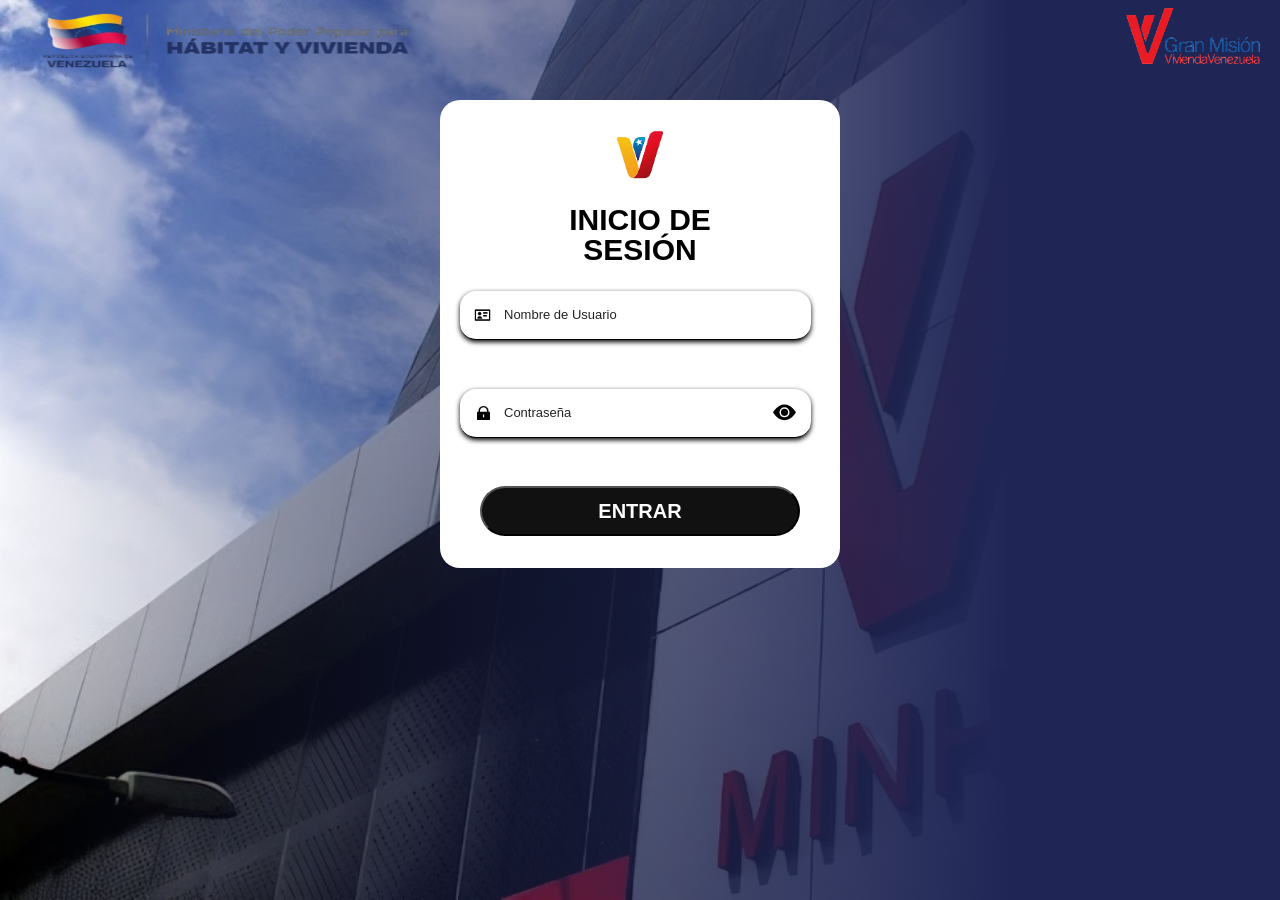
<file: index.html>
<!DOCTYPE html>
<html lang="es">
<head>
    <meta charset="UTF-8">
    <meta name="viewport" content="width=device-width, initial-scale=1.0">
    <title>Ministerio del Poder Popular para el Hábitat y La Vivienda – MINHVI</title>
    <link rel="icon" type="image/x-icon" href="imagenes/descarga (1)-Photoroom.png">
    <link rel="stylesheet" href="styles.css">
    <script src="script.js"></script>
</head>
<body>
    <!-- -----login---- -->
        <header class="header-logos">
            <img class="header-img img__ministerio" src="imagenes/1-removebg-preview.png">
                <a class="minhvi" href="https://www.minhvi.gob.ve/minhvi/">
            <img class="header-img img__misión" src="imagenes/Gran Misión.png" alt="" >
            </a>
        </header>
            <main class="login-content">
                <div class="main-conteiner">
                    <div class="main-conteiner-img">
                        <img class="main-img" src="imagenes/logo.png" alt="">
                        </div>
                            <h2>INICIO DE SESIÓN</h2>

        <!-- -------form------- -->
        <form action="vista/Dirección/Direccion.html" class="login-form" id="form" onsubmit="return Validar_input(this)" method="GET">

            <div class="form-grupo grupo-1">
                <img class="id-card-line" src="iconos/id-card-line.png">
                    <input class="form-input" id="login_input_usuario" type="text" placeholder="Nombre de Usuario" maxlength="20">
                        <p class="requerido">Se requiere un identificador de usuario para proceder.</p>
            </div>
                    <div class="form-grupo grupo-2">

                        <img class="lock-fill" src="iconos/lock-fill.png" alt="">
                            <input class="form-input" id="login_input_contraseña" type="password" placeholder="Contraseña" maxlength="16">

                                <input class="password-toggle" type="checkbox"  id="selector" onclick="login_input_contraseña.type = this.checked? 'text': 'password'">                                
                                    <label for="selector" class="eye-button">
                                        <img class="eye-closed" src="iconos/eye.svg" id="check-visible">
                                        <img class="eye-open" src="iconos/eye-fill.svg" >
                                    </label>    
                                        <p class="requerido-contra">Introduzca su clave de seguridad</p>
                    </div>
                        <div class="form-intro-box">
                                <button class="form-intro" type="submit">ENTRAR</button>
                            </div>
                                </form>
                        </div>    
                </main>
        </div>        
</body>
</html>
</file>
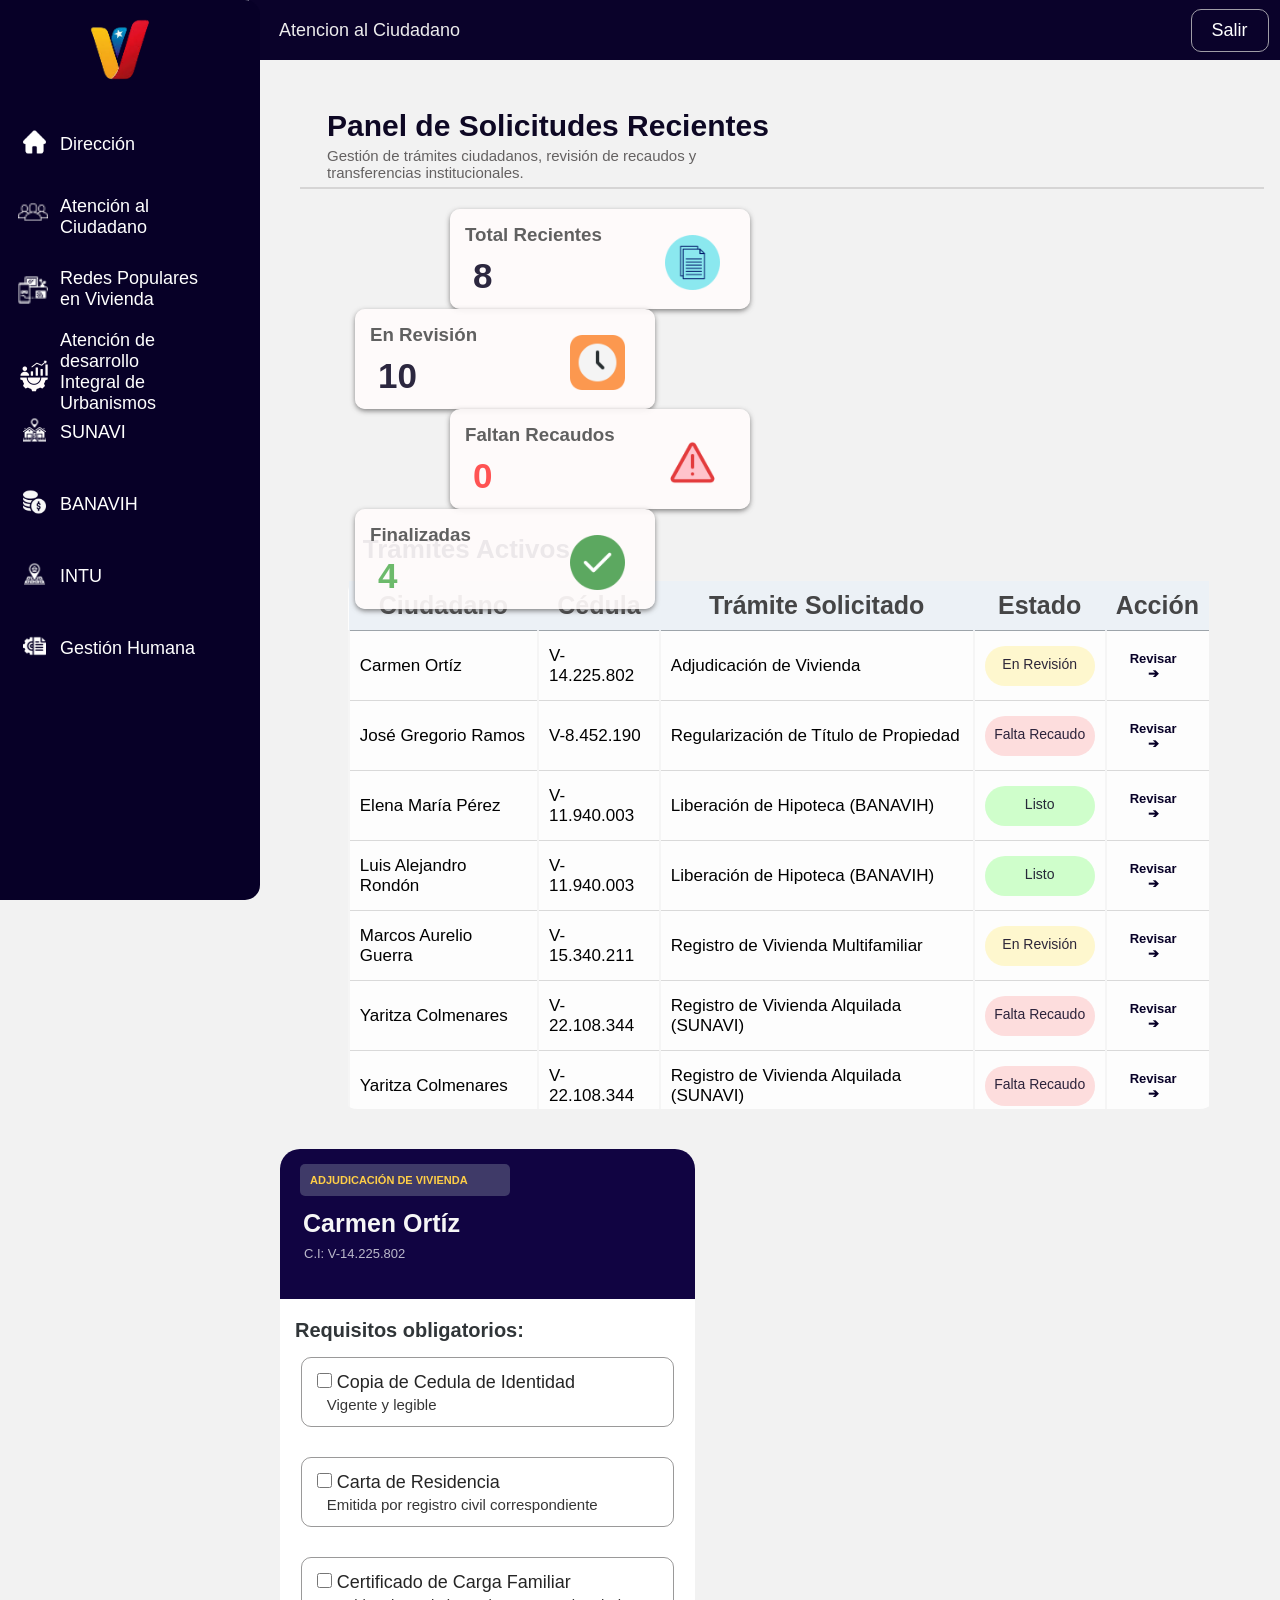
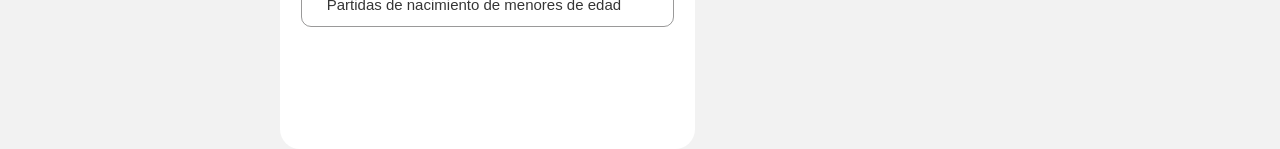
<file: vista/atencion_al_ciudadano.html>
<!DOCTYPE html>
<html lang="es">
<head>
    <meta charset="UTF-8">
    <meta name="viewport" content="width=device-width, initial-scale=1.0">
    <title>Ministerio del Poder Popular para el Hábitat y La Vivienda – MINHVI</title>
    <link rel="stylesheet" href="styles2.css">
    <link rel="stylesheet" href="/fuente/fonts.css">
</head>
    <body>
        <!-- <input type="checkbox" id="open-menu" class="header__checkbox"> -->
    <!-- barra superior -->
        <header class="top-bar">
                <!-- <label for="open-menu" role="button" class="open-nav-button">=</label> -->
                
            <div class="titulo">
                <span>Atencion al Ciudadano</span>
            </div>
            <div class="salida">
                <span><a href="/index.html">Salir</a></span>
            </div>
        </header>
    
    <div class="conteiner">
        <img class="conteiner-img" src="../imagenes/logo.png" alt="">
        <nav>
            <ul>
                
                <div class="conteiner-iconos">
                <a href="Dirección/Direccion.html">    
                    <li style="padding-top: 20px;">Dirección</li>
                    <img class="iconos" src="../iconos/home.png" alt="">
                </a>
                </div>

                <div class="conteiner-iconos">
                    <a href="atencion_al_ciudadano.html">
                    <li style="padding-top: 10px;">Atención al Ciudadano</li>
                    <img class="iconos" style="height: 30px; transform: translateY(-170%); padding-left: 18px;" src="../iconos/team.png" alt="">
                    </a>
                </div>
                
                <div class="conteiner-iconos">
                    <li style="padding-top: 10px;">Redes Populares en Vivienda</li>
                    <img class="iconos" style="height: 30px; padding-left: 18px;" src="../iconos/conecction.png">
                </div>
                
                <div class="conteiner-iconos">
                    <li >Atención de desarrollo Integral de Urbanismos</li>
                    <img src="../iconos/self-development.png" style=" padding-left: 18px; transform: translateY(-200%); " alt="">
                </div>

                <div class="conteiner-iconos">
                    <li style=" padding-top:20px;" >SUNAVI</li>
                    <img class="iconos" src="../iconos/residential.png" alt="">
                </div>
                
                <div class="conteiner-iconos">
                    <li style="padding-top: 20px;">BANAVIH</li>
                    <img class="iconos" src="../iconos/money.png" alt="">
                </div>

                <div class="conteiner-iconos">
                    <li style="padding-top: 20px;">INTU</li>
                    <img class="iconos" src="../iconos/location-pin.png" alt="">
                </div>

                <div class="conteiner-iconos">
                    <li style="padding-top: 20px;">Gestión Humana</li>
                    <img class="iconos" src="../iconos/project.png">
                </div>
            </ul>
        </nav>
    </div>
    
    <div class="conteiner-tabla">
        <table class="custom-tabla">
            <thead>
                <th>Cédula</th>
                <th>Nombre y Apellido</th>
                <th>Telefono</th>
                <th>Estado de la Solicitud</th>
                <th>Acciones</th>
            </thead>
        </table>
    </div>
    <main>
        <div class="Titulo">
            <h2>Panel de Solicitudes Recientes</h2>
            <p class="descripcion">Gestión de trámites ciudadanos, revisión de recaudos y transferencias institucionales.</p>
        </div>
        <div class="Solicitudes-box">
                <div class="Solicitudes recientes" >
                    <h3>Total Recientes</h3>
                    <h4>8</h4>
                    <Img class="img-solicitudes" src="../iconos/paper.png">
                </div>
                <div class="Solicitudes Solicitud-revisión" >
                    <h3>En Revisión</h3>
                    <h4>10</h4>
                    <img class="img-solicitudes" src="../iconos/time.png" alt="">
                </div>
                <div class="Solicitudes faltan-recaudo">
                    <h3>Faltan Recaudos</h3>
                    <h4 style="color: rgba(255, 0, 0, 0.668);">0</h4>

                    <img class="img-solicitudes" src="../iconos/warning.png" alt="">
                </div>
                <div class="Solicitudes completos">
                    <h3>Finalizadas</h3>
                    <h4 style="color:rgba(5, 141, 5, 0.584);">4</h4>
                    <img class="img-solicitudes" src="../iconos/correct.png" alt="">
                </div>
        </div>
            <div class="table-box">    
                <h3 style="color:rgb(14, 8, 36); font-size: 26px;
                padding-bottom: 16px;">Trámites Activos</h3>
                <table>
                    <thead>
                        <tr>
                            <th>Ciudadano</th>
                            <th>Cédula</th>
                            <th>Trámite Solicitado</th>
                            <th>Estado</th>
                            <th>Acción</th>
                        </tr>
                    </thead>
                    <tbody>
                        <tr class="re">
                            <td>Carmen Ortíz</td>
                            <td>V-14.225.802</td>
                            <td>Adjudicación de Vivienda</td>
                            <td >
                                <span class="estado revisión">En Revisión</span>
                            </td>
                            <td>
                                <a class="revisar" href="#recaudos">
                                    Revisar ➔
                                </a>
                            </td>
                        </tr>
                        <tr>
                            <td >José Gregorio Ramos</td>
                            <td>V-8.452.190</td>
                            <td>Regularización de Título de Propiedad</td>
                            <td>
                                <span class="estado falta">Falta Recaudo</span>
                            </td>
                            <td>
                                <a class="revisar" href="#">
                                    Revisar ➔
                                </a>
                            </td>
                        </tr>
                        <tr>
                            <td>Elena María Pérez</td>
                            <td>V-11.940.003</td>
                            <td>Liberación de Hipoteca (BANAVIH)</td>
                            <td>
                                <span class="estado  listo">Listo</span>
                            </td>
                            <td>
                                <a class="revisar" href="#">
                                    Revisar ➔
                                </a>
                            </td>
                        </tr>
                        <tr>
                            <td>Luis Alejandro Rondón</td>
                            <td>V-11.940.003</td>
                            <td>Liberación de Hipoteca (BANAVIH)</td>
                            <td>
                                <span class="estado listo">Listo</span>
                            </td>
                            <td>
                                <a class="revisar" href="#">
                                    Revisar ➔
                                </a>
                            </td>
                        </tr>
                        <tr>
                            <td>Marcos Aurelio Guerra</td>
                            <td>V-15.340.211</td>
                            <td>Registro de Vivienda Multifamiliar</td>
                            <td >
                                <span class="estado revisión">En Revisión</span>
                            </td>
                            <td>
                                <a class="revisar" href="#">
                                    Revisar ➔
                                </a>
                            </td>
                        </tr>
                        <tr>
                            <td>Yaritza Colmenares</td>
                            <td>V-22.108.344</td>
                            <td>Registro de Vivienda Alquilada (SUNAVI)</td>
                            <td>
                                <span class="estado falta">Falta Recaudo</span>
                            </td>
                            <td>
                                <a class="revisar" href="#">
                                    Revisar ➔
                                </a>
                            </td>
                        </tr>
                        <tr>
                            <td>Yaritza Colmenares</td>
                            <td>V-22.108.344</td>
                            <td>Registro de Vivienda Alquilada (SUNAVI)</td>
                            <td>
                                <span class="estado falta ">Falta Recaudo</span>
                            </td>
                            <td>
                                <a class="revisar" href="#">
                                    Revisar ➔
                                </a>
                            </td>
                        </tr>
                        <tr>
                            <td>Yaritza Colmenares</td>
                            <td>V-22.108.344</td>
                            <td>Registro de Vivienda Alquilada (SUNAVI)</td>
                            <td>
                                <span class="estado listo">Listo</span>
                            </td>
                            <td>
                                <a class="revisar" href="#">
                                    Revisar ➔
                                </a>
                            </td>
                        </tr>
                        <tr>
                            <td>Yaritza Colmenares</td>
                            <td>V-22.108.344</td>
                            <td>Registro de Vivienda Alquilada (SUNAVI)</td>
                            <td>
                                <span class="estado listo">Listo</span>
                            </td>
                            <td>
                                <a class="revisar" href="#">
                                    Revisar ➔ ➔
                                </a>
                            </td>
                        </tr>
                    </tbody>
                </table>
            </div>
            <div class="Recaudo-box"id="recaudos">

                <div class="Recaudo-header">
                    <span class="motivo">ADJUDICACIÓN DE VIVIENDA</span>
                    <h4 class="ciudadano-nombre">Carmen Ortíz</h4>
                    <p class="ciudadano-CI">C.I: V-14.225.802</p>
                </div>

                <h3 class="h3-recaudo">Requisitos obligatorios:</h3>
                <div class=" Recaudos-boton-box Recaudo-1" style="margin-top: 15px;">
                    <input class="Recaudo-boton" type="checkbox"><span class="Recaudo-titulo">Copia de Cedula de Identidad</span>
                    <p class="Recaudo-descripcion">Vigente y legible</p>
                </div>

                <div class="Recaudos-boton-box Recaudo-2"><input class="Recaudo-boton" type="checkbox" value=""><span class="Recaudo-titulo">Carta de Residencia</span>
                <p class="Recaudo-descripcion">Emitida por registro civil correspondiente</p>
                </div>

                <div class="Recaudos-boton-box Recaudo-3">
                    <input class="Recaudo-boton" type="checkbox" value=""><span class="Recaudo-titulo">Certificado de Carga Familiar</span>
                    <p class="Recaudo-descripcion" >Partidas de nacimiento de menores de edad</p>
                </div>

            </div>        
    </main>
</body>
</html>
</file>
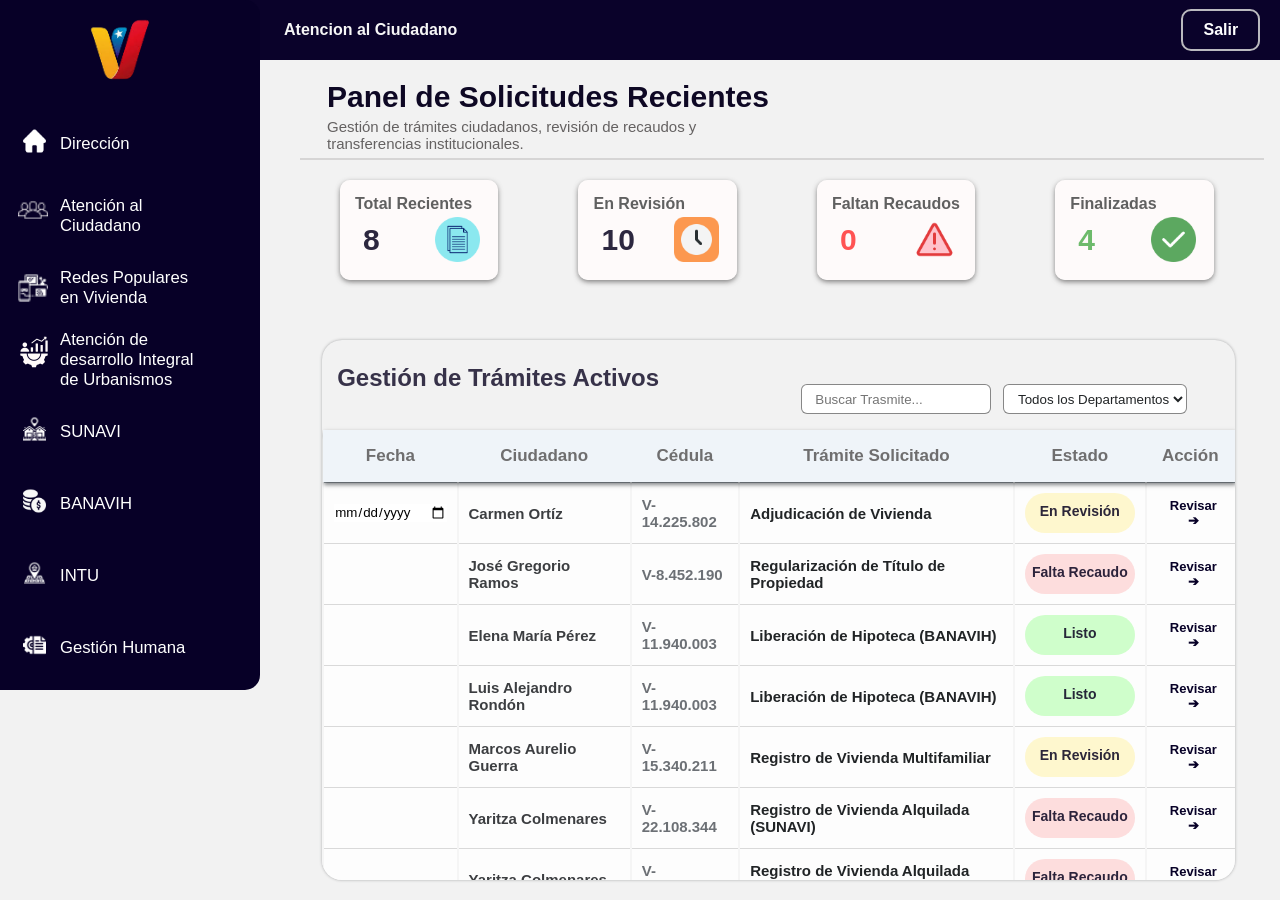
<file: vista/Atención al Ciudadano/atencion_al_ciudadano.html>
<!DOCTYPE html>
<html lang="es">
<head>
    <meta charset="UTF-8">
    <meta name="viewport" content="width=device-width, initial-scale=1.0">
    <title>Ministerio del Poder Popular para el Hábitat y La Vivienda – MINHVI</title>
    <link rel="stylesheet" href="styles2.css">
    <link rel="stylesheet" href="/fuente/fonts.css">
</head>
    <body>
        <!-- <input type="checkbox" id="open-menu" class="header__checkbox"> -->
    <!-- barra superior -->
        <header class="top-bar">
                <!-- <label for="open-menu" role="button" class="open-nav-button">=</label> -->
                
            <div class="titulo">
                <span class="Titulo-1">Atencion al Ciudadano</span>
            </div>
                <a class="salida" href="/index.html">Salir</a>
        </header>
            
    <div class="conteiner">
        <img class="conteiner-img" src="../../imagenes/logo.png" alt="">
        <nav>
            <ul>
                
                <div class="conteiner-iconos">
                <a href="../Dirección/Direccion.html">    
                    <li style="padding-top: 20px;">Dirección</li>
                    <img class="iconos" src="../../iconos/home.png" alt="">
                </a>
                </div>

                <div class="conteiner-iconos">
                    <a href="atencion_al_ciudadano.html">
                    <li style="padding-top: 10px;">Atención al Ciudadano</li>
                    <img class="iconos" style="height: 30px; transform: translateY(-170%); padding-left: 18px;" src="../../iconos/team.png" alt="">
                    </a>
                </div>
                
                <div class="conteiner-iconos">
                    <li style="padding-top: 10px;">Redes Populares en Vivienda</li>
                    <img class="iconos" style="height: 30px; padding-left: 18px;" src="../../iconos/conecction.png">
                </div>
                
                <div class="conteiner-iconos">
                    <li >Atención de desarrollo Integral de Urbanismos</li>
                    <img src="../../iconos/self-development.png" style=" padding-left: 18px; transform: translateY(-200%); " alt="">
                </div>

                <div class="conteiner-iconos">
                    <li style=" padding-top:20px;" >SUNAVI</li>
                    <img class="iconos" src="../../iconos/residential.png" alt="">
                </div>
                
                <div class="conteiner-iconos">
                    <li style="padding-top: 20px;">BANAVIH</li>
                    <img class="iconos" src="../../iconos/money.png" alt="">
                </div>

                <div class="conteiner-iconos">
                    <li style="padding-top: 20px;">INTU</li>
                    <img class="iconos" src="../../iconos/location-pin.png" alt="">
                </div>

                <div class="conteiner-iconos">
                    <li style="padding-top: 20px;">Gestión Humana</li>
                    <img class="iconos" src="../../iconos/project.png">
                </div>
            </ul>
        </nav>
    </div>
    <main>
        <div class="Titulo">
            <h2>Panel de Solicitudes Recientes</h2>
            <p class="descripcion">Gestión de trámites ciudadanos, revisión de recaudos y transferencias institucionales.</p>
        </div>
        <div class="Solicitudes-box">
                <div class="Solicitudes recientes" >
                    <h3>Total Recientes</h3>
                    <h4>8</h4>
                    <Img class="img-solicitudes" src="../../iconos/paper.png">
                </div>
                <div class="Solicitudes Solicitud-revisión" >
                    <h3>En Revisión</h3>
                    <h4>10</h4>
                    <img class="img-solicitudes" src="../../iconos/time.png" alt="">
                </div>
                <div class="Solicitudes faltan-recaudo">
                    <h3>Faltan Recaudos</h3>
                    <h4 style="color: rgba(255, 0, 0, 0.668);">0</h4>

                    <img class="img-solicitudes" src="../../iconos/warning.png" alt="">
                </div>
                <div class="Solicitudes completos">
                    <h3>Finalizadas</h3>
                    <h4 style="color:rgba(5, 141, 5, 0.584);">4</h4>
                    <img class="img-solicitudes" src="../../iconos/correct.png" alt="">
                </div>
        </div>
            <div class="table-box">    
                <div class="title-box">
                    <h3 style="color:rgba(14, 8, 36, 0.822); font-size: 24px;
                padding-bottom: 16px; padding-top: 24px;">Gestión de Trámites Activos</h3>
                        <div class="opcion-busqueda">
                                <input class="Buscar" type="text" placeholder=" Buscar Trasmite...">

                                        <select class="opcion " name="" id="">
                                            <option value="all">Todos los Departamentos</option>
                                            <option value="SUNAVI">SUNAVI</option>
                                            <option value="BANAVIH">BANAVIH</option>
                                            <option value="INTU">INTU</option>
                                            <option value="Gestión Humana">Gestión Humana</option>
                                            <option value="Redes Populares">Redes Populares</option>
                                        </select>
                        </div>
                </div>
                        <table>
                            <thead>
                                <tr>
                                    <th>Fecha</th>
                                    <th>Ciudadano</th>
                                    <th>Cédula</th>
                                    <th>Trámite Solicitado</th>
                                    <th>Estado</th>
                                    <th>Acción</th>
                                </tr>
                            </thead>
                            <tbody>
                                <tr>
                                    <td><input type="date"></td>
                                    <td>Carmen Ortíz</td>
                                    <td>V-14.225.802</td>
                                    <td>Adjudicación de Vivienda</td>
                                    <td >
                                        <span class="estado revisión">En Revisión</span>
                                    </td>
                                    <td>
                                        <a class="revisar" href="./Revisar.html">
                                            Revisar ➔
                                        </a>
                                    </td>
                                </tr>
                                <tr>
                                    <td></td>
                                    <td >José Gregorio Ramos</td>
                                    <td>V-8.452.190</td>
                                    <td>Regularización de Título de Propiedad</td>
                                    <td>
                                        <span class="estado falta">Falta Recaudo</span>
                                    </td>
                                    <td>
                                        <a class="revisar" href="./Revisar.html">
                                            Revisar ➔
                                        </a>
                                    </td>
                                </tr>
                                <tr>
                                    <td></td>
                                    <td>Elena María Pérez</td>
                                    <td>V-11.940.003</td>
                                    <td>Liberación de Hipoteca (BANAVIH)</td>
                                    <td>
                                        <span class="estado  listo">Listo</span>
                                    </td>
                                    <td>
                                        <a class="revisar" href="./Revisar.html">
                                            Revisar ➔
                                        </a>
                                    </td>
                                </tr>
                                <tr>
                                    <td></td>
                                    <td>Luis Alejandro Rondón</td>
                                    <td>V-11.940.003</td>
                                    <td>Liberación de Hipoteca (BANAVIH)</td>
                                    <td>
                                        <span class="estado listo">Listo</span>
                                    </td>
                                    <td>
                                        <a class="revisar" href="./Revisar.html">
                                            Revisar ➔
                                        </a>
                                    </td>
                                </tr>
                                <tr>
                                    <td></td>
                                    <td>Marcos Aurelio Guerra</td>
                                    <td>V-15.340.211</td>
                                    <td>Registro de Vivienda Multifamiliar</td>
                                    <td >
                                        <span class="estado revisión">En Revisión</span>
                                    </td>
                                    <td>
                                        <a class="revisar" href="./Revisar.html">
                                            Revisar ➔
                                        </a>
                                    </td>
                                </tr>
                                <tr>
                                    <td></td>
                                    <td>Yaritza Colmenares</td>
                                    <td>V-22.108.344</td>
                                    <td>Registro de Vivienda Alquilada (SUNAVI)</td>
                                    <td>
                                        <span class="estado falta">Falta Recaudo</span>
                                    </td>
                                    <td>
                                        <a class="revisar" href="./Revisar.html">
                                            Revisar ➔
                                        </a>
                                    </td>
                                </tr>
                                <tr>
                                    <td></td>
                                    <td>Yaritza Colmenares</td>
                                    <td>V-22.108.344</td>
                                    <td>Registro de Vivienda Alquilada (SUNAVI)</td>
                                    <td>
                                        <span class="estado falta ">Falta Recaudo</span>
                                    </td>
                                    <td>
                                        <a class="revisar" href="./Revisar.html">
                                            Revisar ➔
                                        </a>
                                    </td>
                                </tr>
                                <tr>
                                    <td></td>
                                    <td>Yaritza Colmenares</td>
                                    <td>V-22.108.344</td>
                                    <td>Registro de Vivienda Alquilada (SUNAVI)</td>
                                    <td>
                                        <span class="estado listo">Listo</span>
                                    </td>
                                    <td>
                                        <a class="revisar" href="./Revisar.html">
                                            Revisar ➔
                                        </a>
                                    </td>
                                </tr>
                                <tr>
                                    <td></td>
                                    <td>Yaritza Colmenares</td>
                                    <td>V-22.108.344</td>
                                    <td>Registro de Vivienda Alquilada (SUNAVI)</td>
                                    <td>
                                        <span class="estado listo">Listo</span>
                                    </td>
                                    <td>
                                        <a class="revisar" href="./Revisar.html">
                                            Revisar ➔ ➔
                                        </a>
                                    </td>
                                </tr>
                            </tbody>
                        </table>
                    </div>
    </main>
</body>
</html>
</file>
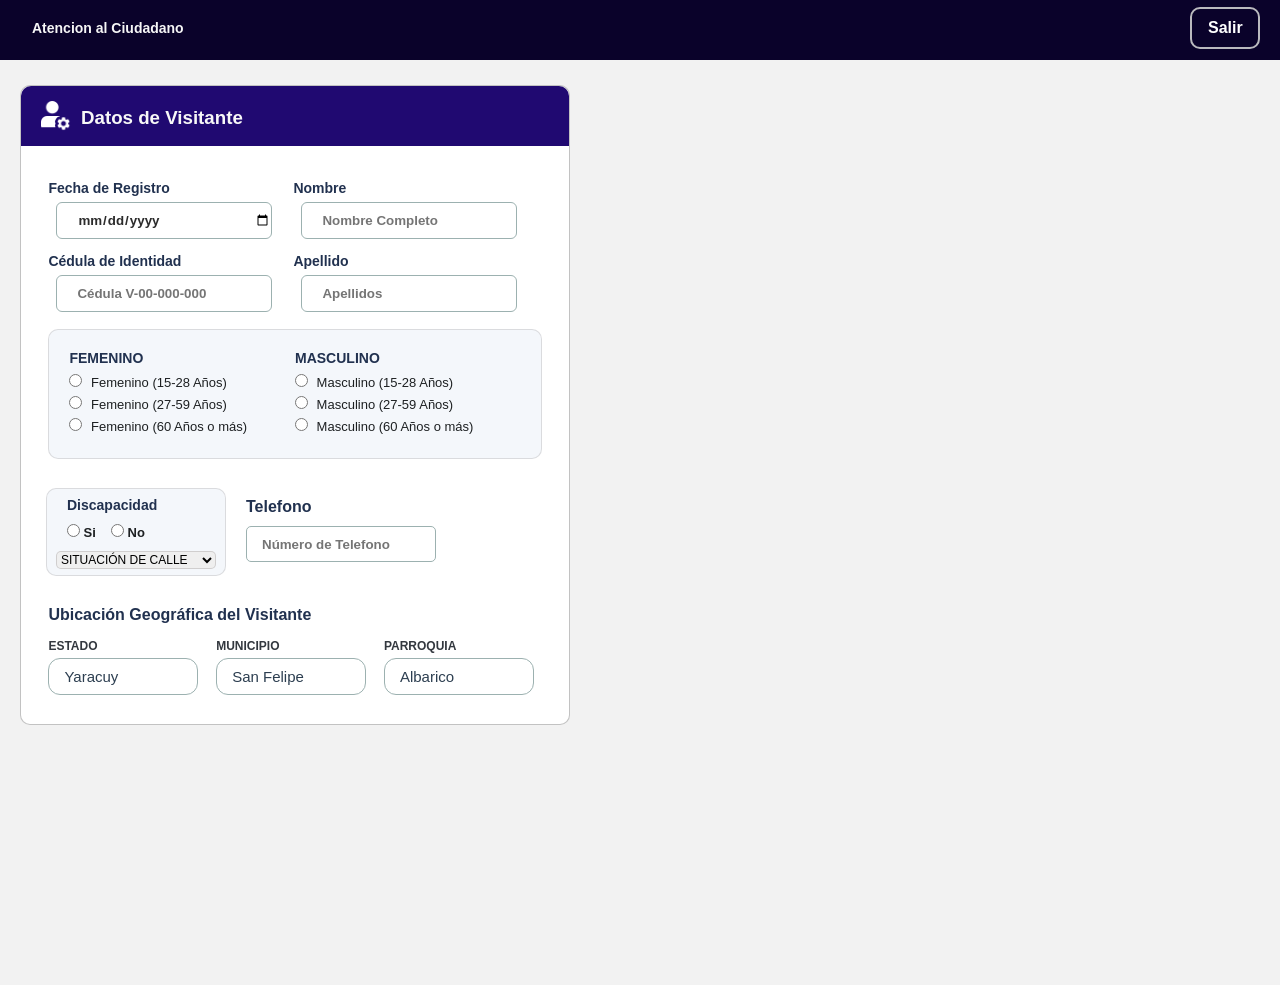
<file: vista/Atención al Ciudadano/Revisar.html>
<html lang="es">
<head>
    <meta charset="UTF-8">
    <meta name="viewport" content="width=device-width, initial-scale=1.0">
    <link rel="stylesheet" href="revisar.css">
    <title>Document</title>
</head>
<body>
    <header class="top-bar">
            <div class="titulo">
                <span class="Titulo">Atencion al Ciudadano</span>
            </div>
                <a class="salida" href="/index.html">Salir</a>
        </header>
    <main>
        <div class="Box-datos">
            <div class="header-box">
                <img class="ajustes-perfil" src="../../iconos/profile.png" alt="ajustes de perfil">
                <h3>Datos de Visitante</h3>
                    </div>
                        <div class="Datos">    
                            <div class="grupo-1" >
                                <div  class="Datos-input">
                                    <span>Fecha de Registro</span>
                                    <input type="date">
                                </div>
                                <div  class="Datos-input">
                                    <span>Cédula de Identidad</span>
                                    <input type="number" placeholder="Cédula V-00-000-000">
                                </div>
                            </div>
                        
                <div class="grupo-2">
                    <div  class="Datos-input">
                        <span>Nombre</span>
                        <input type="text" placeholder="Nombre Completo">
                    </div>
                    <div  class="Datos-input">
                        <span>Apellido</span>
                        <input type="text" placeholder="Apellidos">
                    </div>
                </div>
                
                    </div>    
                        <div class="edad-sexo">
                            <div>
                                <span>FEMENINO</span>
                                <label><input type="radio" name="genero_edad"> Femenino (15-28 Años)</label>
                                <label><input type="radio" name="genero_edad"> Femenino (27-59 Años)</label>
                                <label><input type="radio" name="genero_edad"> Femenino (60 Años o más)</label>
                            </div>
                        
                            <div>
                                <span>MASCULINO</span>
                                <label><input type="radio" name="genero_edad"> Masculino (15-28 Años)</label>
                                <label><input type="radio" name="genero_edad"> Masculino (27-59 Años)</label>
                                <label><input type="radio" name="genero_edad"> Masculino (60 Años o más)</label>
                            </div>
                        </div>    
        <div class="discapacidad-telefono">
            <div class="discapacidad">
                <span>Discapacidad</span>
                <div class="pu">
                    <label><input type="radio" name="discapacidad" id=""> Si</label>
                    <label><input type="radio" name="discapacidad" id=""> No</label>
                </div>
                <select name="" id="">
                        <option value="SITUACIÓN DE CALLE">SITUACIÓN DE CALLE</option>
                        <option value="ARRIMADO">ARRIMADO</option>
                        <option value="ALTO RIESGO">ALTO RIESGO</option>
                        <option value="AL CUIDO">AL CUIDO</option>
                        <option value="REFUGIO O ALBERGUE">REFUGIO O ALBERGUE</option>
                    </select>
            </div>
            <div class="Telefono-box">
                <span>Telefono</span>
                <input class="telefono" type="number" placeholder="Número de Telefono">
            </div>    
        </div>
        <div class="ubicacion-container">
    
    <div class="ubicacion-header">
        <h4>Ubicación Geográfica del Visitante</h4>
    </div>

    <div class="ubicacion-inputs">
        
        <div class="campo-geografico">
            <span>ESTADO</span>
            <input type="text" value="Yaracuy">
        </div>

        <div class="campo-geografico">
            <span>MUNICIPIO</span>
            <input type="text" value="San Felipe">
        </div>

        <div class="campo-geografico">
            <span>PARROQUIA</span>
            <input type="text" value="Albarico">
        </div>

    </div>
</div>
</form>  
        </main>
</body>
</html>
</file>
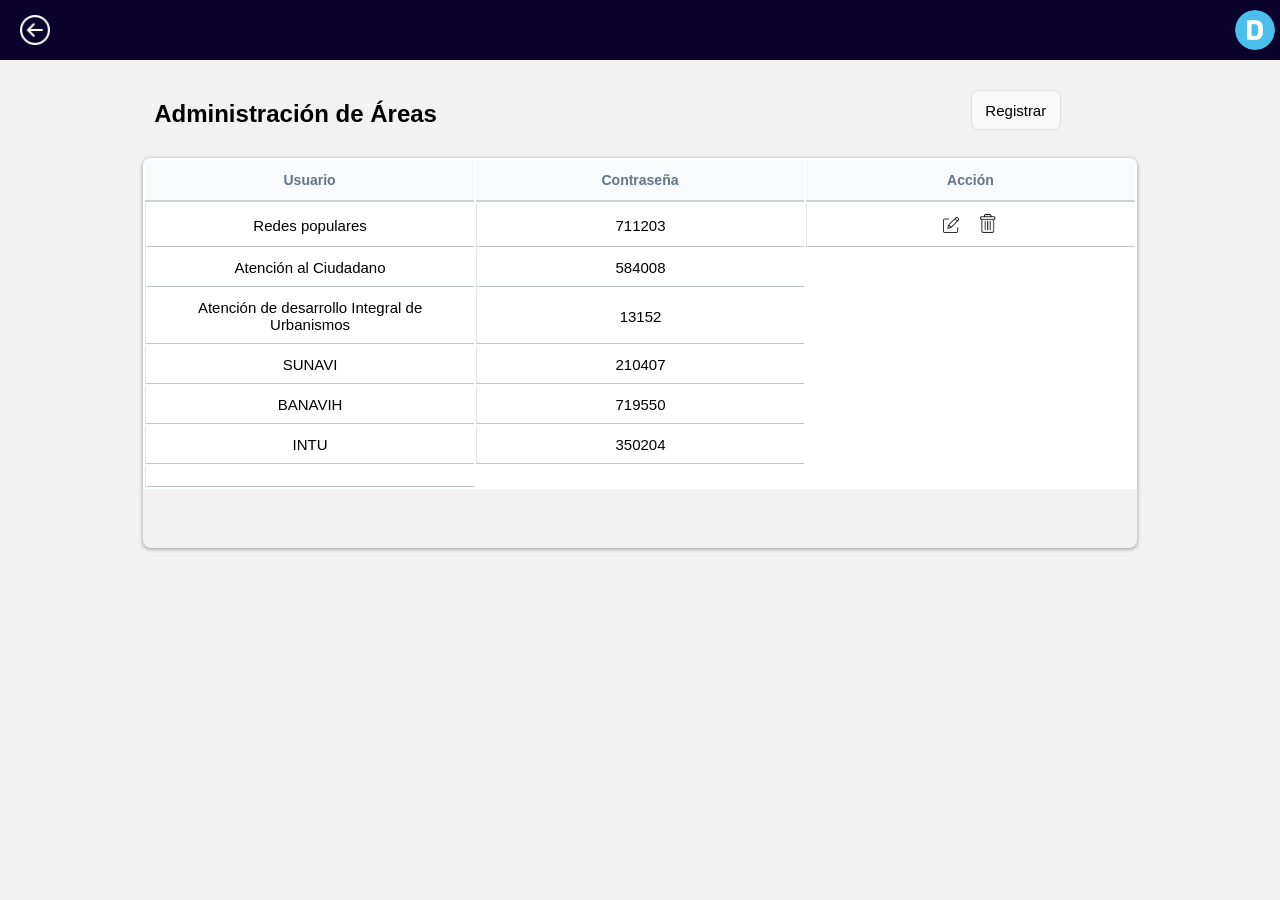
<file: vista/Dirección/cuentas-adminstracin.html>
<html lang="es">
<head>
    <meta charset="UTF-8">
    <meta name="viewport" content="width=device-width, initial-scale=1.0">
    <link rel="stylesheet" href="Cuentas.css">
    <script src="Adm.js" defer></script>
    <title>Administración</title>
</head>
<body>
    <header class="top-bar">
                
            <a href="./Direccion.html" id="Atras"><img class="img-atras" src="../../iconos/back-button.png" alt="Atras"></a>

            <input type="checkbox" id="abrir">
            <label class=""abrir" for="abrir">
                <div class="Conteiner-perfil">
                    <img class="perfil" src="../../perfiles/perfil-d.png">
                </div>
            </label>

<!-- MENU DE PERFIL -->
            <div class="ajustes">
                <div class="ajustes-conteiner-perfil">
                            <img class="perfil-ajuste" src="../../perfiles/perfil-d.png">
                            <h3>Dirección</h3>
                </div>
                
                <a class="ajustes-opcion" href="cuentas-adminstracin.html">Administración de Cuentas</a>
                <a class="ajustes-opcion" href="#">Cambiar Contraseña</a>    
                <a class="ajustes-opcion" id="Salir" href="/index.html">Cerrar sesión</a>
        </div>
        </header>
        <main>
            <h2>Administración de Áreas</h2>
            <button class="Registrar-boton" id="Registrar-boton">Registrar</button>
            <div class="conteiner-tabla">
        <table class="custom-tabla">
            <thead>
                <tr>
                    <th>Usuario</th>
                    <th>Contraseña</th>
                    <th>Acción</th>
                </tr>
            </thead>
            <tbody>
                <tr>
                    <td>Redes populares</td>
                    <td class="Contraseña-td">711203</td>
                    <td class="opciones"> <a href="" title="Editar" id="editar" class="editar-a"><img class="editar-img" src="../../iconos/edit.png" alt=""></a> <a id="borrar" title="Borrar" href="" class="borrar-a"><img class="borrar-img" src="../../iconos/delete.png" alt=""></a></td>
                </tr>
                <tr>
                    <td>Atención al Ciudadano</td>
                    <td class="Contraseña-td">584008</td>
                </tr>
                <tr>
                    <td>Atención de desarrollo Integral de Urbanismos</td>
                    <td class="Contraseña-td">13152</td>
                </tr>
                <tr>
                    <td>SUNAVI</td>
                    <td class="Contraseña-td">210407</td>
                </tr>
                <tr>
                    <td>BANAVIH</td>
                    <td class="Contraseña-td">719550</td>
                </tr>
                <tr>
                    <td>INTU</td>
                    <td class="Contraseña-td">350204</td>
                </tr>
                <tr>
                    <td></td>
                </tr>
            </tbody>
        </table>
        <div class="Modal-box Modal-box-desactivado">
            <div class="Modal-editar">
                <form action="">
                    <label class="label-modal" for="">Departamento</label>
                        <input class="input-modal"placeholder="Nombre del Departamento" type="text" maxlength="70" value="Redes Populares">
                    
                    <label class="label-modal" for="">Contraseña</label>
                        <input class="input-modal" placeholder="Contraseña" type="text" minlength="4" maxlength="8" value="711203">
                    
                    <div class="opcion">
                        <input  class="Enviar" type="submit"> <button class="Cancelar" type="button">Cancelar</button>
                    </div>    
                </form>
            </div>
        </div>    
            <div class="Modal-box  Registrar-desactivar">
                <div class="Registrar-modal">
                    <form action="">
                        <label class="label-modal" for="">Nombre del Departamento</label>
                            <input class="input-modal" id="Nombre-registrar" type="text" value="" placeholder="Nombre del Departamento" minlength="4" maxlength="70">
                        
                        <label class="label-modal" for="">Contraseña</label>
                            <input class="input-modal" id="Contraseña-1" type="text" minlength="4" placeholder="Contraseña" maxlength="8">
                        
                        <label  class="label-modal">Confirmar contraseña</label>
                            <input class="input-modal" id="Contraseña-2" type="password" placeholder="Confirme nuevamente la contraseña" minlength="4" maxlength="8">
                        <div class="opcion">
                            <input  class="Enviar" type="submit"> <button class="Cancelar" type="button">Cancelar</button>
                        </div>
                    </form>
                </div>    
            </div>
        </main>
</body>
</html>
</file>
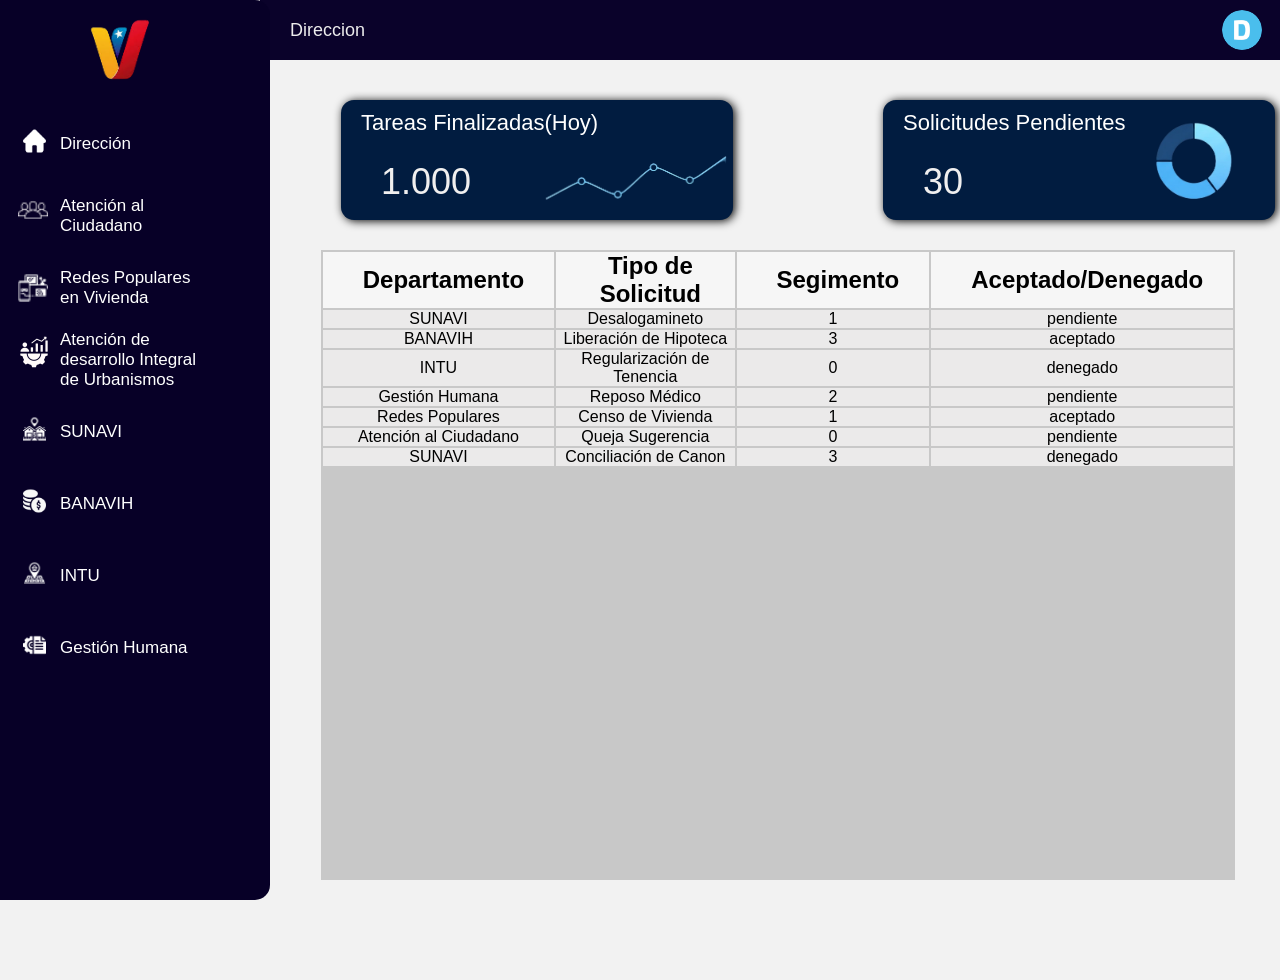
<file: vista/Dirección/Direccion.html>
<!DOCTYPE html>
<html lang="es">
<head>
    <meta charset="UTF-8">
    <meta name="viewport" content="width=device-width, initial-scale=1.0">
    <title>Ministerio del Poder Popular para el Hábitat y La Vivienda – MINHVI</title>
    <link rel="stylesheet" href="Direccion.css">
    <link rel="stylesheet" href="/fuente/fonts.css">
    <script src="direccion.js" defer ></script>
</head>
<body>
<!-- BARRA SUPERIOR -->
        <header class="top-bar">
                
            <div class="titulo">
                <span>Direccion</span>
            </div>

            <input type="checkbox" id="abrir">
            <label for="abrir">
                <div class="Conteiner-perfil">
                    <img class="perfil" src="../../perfiles/perfil-d.png">
                </div>
            </label>

<!-- MENU DE PERFIL -->
            <div class="ajustes">
                <div class="ajustes-conteiner-perfil">
                            <img class="perfil-ajuste" src="../../perfiles/perfil-d.png">
                            <h3>Dirección</h3>
                </div>
                
                <a class="ajustes-opcion" href="cuentas-adminstracin.html">Administración de Cuentas</a>
                <a class="ajustes-opcion" href="#">Cambiar Contraseña</a>    
                <a class="ajustes-opcion" id="Salir" href="/index.html">Cerrar sesión</a>
        </div>
        </header>
        

    <div class="conteiner">    
    <img class="conteiner-img" src="../../imagenes/logo.png" alt="logo">
        <nav>
            <ul>
                
                <div class="conteiner-iconos">
                <a href="Direccion.html">    
                    <li style="padding-top: 20px;">Dirección</li>
                    <img class="iconos" src="../../iconos/home.png" alt="">
                </a>
                </div>

                <div class="conteiner-iconos">
                    <a href="../Atención al Ciudadano/atencion_al_ciudadano.html">
                    <li style="padding-top: 10px;">Atención al Ciudadano</li>
                    <img class="iconos" style="height: 30px; transform: translateY(-170%); padding-left: 18px;" src="../../iconos/team.png" alt="">
                    </a>
                </div>
                
                <div class="conteiner-iconos">
                    <li style="padding-top: 10px;">Redes Populares en Vivienda</li>
                    <img class="iconos" style="height: 30px; padding-left: 18px;" src="../../iconos/conecction.png">
                </div>
                
                <div class="conteiner-iconos">
                    <li >Atención de desarrollo Integral de Urbanismos</li>
                    <img src="../../iconos/self-development.png" style=" padding-left: 18px; transform: translateY(-200%); " alt="">
                </div>

                <div class="conteiner-iconos">
                    <li style=" padding-top:20px;" >SUNAVI</li>
                    <img class="iconos" src="../../iconos/residential.png" alt="">
                </div>
                
                <div class="conteiner-iconos">
                    <li style="padding-top: 20px;">BANAVIH</li>
                    <img class="iconos" src="../../iconos/money.png" alt="">
                </div>

                <div class="conteiner-iconos">
                    <li style="padding-top: 20px;">INTU</li>
                    <img class="iconos" src="../../iconos/location-pin.png" alt="">
                </div>

                <div class="conteiner-iconos">
                    <li style="padding-top: 20px;">Gestión Humana</li>
                    <img class="iconos" src="../../iconos/project.png">
                </div>
            </ul>
        </nav>
    </div>
    
    <main>
        <div class="conteiner-graficas">
            <div class="main-div-solicitudes">
                <label class="tarea">Tareas Finalizadas(Hoy)</label>
                <img class="grafica" src="../../imagenes/2-removebg-preview.png" alt="">
                    <p class="cantidad-tarea">1.000</p>
            </div>
            
            <div class="main-div-pendiente">
                <label class="pendiente">Solicitudes Pendientes</label>
                <img class="grafica-radius" src="../../imagenes/3-removebg-preview.png" alt="">
                    <p class="cantidad-tarea">30</p>
            </div>
        </div>
        
    <div class="conteiner-tabla">
    <table>   
        <thead>
            <tr>
                <th>Departamento</th>
                <th>Tipo de Solicitud</th>
                <th>Segimento</th>
                <th>Aceptado/Denegado</th>
            </tr>
        </thead>
        <tbody>
            <tr>
                <td>SUNAVI</td>
                <td>Desalogamineto</td>
                <td>1</td>
                <td>pendiente</td>
            </tr>

            <tr>
                <td>BANAVIH</td>
                <td>Liberación de Hipoteca</t>
                <td>3</td>
                <td>aceptado</td>
            </tr>

            <tr>
                <td>INTU</td>
                <td>Regularización de Tenencia</td>
                <td>0</td>
                <td>denegado</td>
            </tr>
        <tr>
            <td>Gestión Humana</td>
            <td>Reposo Médico</td>
            <td>2</td>
            <td>pendiente</td>
        </tr>
        <tr>
            <td>Redes Populares</td>
            <td>Censo de Vivienda</td>
            <td>1</td>
            <td>aceptado</td>
        </tr>
        <tr>
            <td>Atención al Ciudadano</td>
            <td>Queja Sugerencia</td>
            <td>0</td>
            <td>pendiente</td>
        </tr>
        <tr>
            <td>SUNAVI</td>
            <td>Conciliación de Canon</td>
            <td>3</td>
            <td>denegado</td>
        </tr>
    </tbody>
    </table>
    </div>
        </main>
</body>
</html>
</file>
<file: styles.css>
*{
    box-sizing: border-box;
    margin: 0;
    padding: 0;
}

    /* -------fondos_celular------ */
body{
    background: linear-gradient(to right, transparent, #1f265c), url('imagenes/unnamed.jpeg') no-repeat center / cover;
    min-height: 100vh;
}

/* -----header_logos------- */
.img__ministerio{
    width: 130px;
}
.header-logos{
    width: 100%;
    display: flex;
    justify-content: space-between;
}
.header-img{
    height: 50px;
    margin: 0 0 0 7px;
}
.img__misión{
    display: none;
}

/* --------login------- */
.login-content{
    background-color: #fff;
    margin: 40px auto;
    max-width: 80vw;
    max-height: none;
    min-height:450px;
    border-radius: 20px;
    padding: 5px;
    text-align: center;
}
h2{
    font-family: 'Franklin Gothic Medium', 'Arial Narrow', Arial, sans-serif;
    text-align: center;
    color: #000000;
    margin: 0 auto;
    font-size: 22px;
    font-weight: 600;
    max-width: 110px;
    line-height: 1;
}    
.main-img{
    max-height: 15vh;
}
/*------ form -------*/
.form-grupo{
    width: 100%;
    height: 90px;
    text-align: start;
}
.form-input{
    height: 45px;
    width: 100%;
    font-size: 10px;
    border: none;
    border-bottom: 1px solid black;
    padding-left: 40px;
}
.form-input::placeholder{
    color: #181717f2;
    font-size: 13px;
    font-weight: 500;
}
.form-input:focus{
    outline: none;
    background-color: #f7f7f7ea;
    border-radius: 10px;
    border-bottom: 2px solid black;
}
/* ----iconos-input---- */

.requerido, .requerido-contra{
    color: rgb(214, 28, 28);
    font-family: sans-serif;
    font-size: 13px;
    margin: 10px 0 0 10px;
    width: 100%;
    display: none;
}
.grupo-1{
    position: relative;
    margin-top: 15px;
    
}
.id-card-line{
    position: absolute;
    left: 12px;        
    top: 50%;
    transform: translateY(-180%); 
    color: #1f2656;    
    max-height:17px;
}
.grupo-2{
    position: relative;
    margin-top: 10px;
    margin-bottom: 15px;
}

.lock-fill{
    position: absolute;
    left: 12px;        
    top: 50%;          
    transform: translateY(-180%); 
    color: #1f2656;    
    max-height: 17px;
}

/* ------------input checked-------- */
.password-toggle{
    display: none;
}
.eye-closed{
    display: none;
}
.eye-open, .eye-closed{
    position: absolute;
    right: 15px;        
    top: 50%;          
    transform: translateY(-178%); 
    color: #1f2656;    
    height: 18px;
}
.password-toggle:checked ~ .eye-button .eye-open {
    display:none;
}

.password-toggle:checked ~ .eye-button .eye-closed {
    display: inline-block;
}

/* ----olvido_contraseña---- */
.form-links-box{
    width: 100%;
    display: flex;
    margin-top: 19px;
    padding: 0;
    justify-content: space-between;
}
.link-a{
    font-family:Arial, Helvetica, sans-serif;
    font-size: 9px;
    font-weight: 600;
    color: #000;
}
.olvido-password{
    margin: 0 0 0 20px;
}
.registrar{
    margin: 0 26px 0 0;
}
.form-intro-box{
    margin:1rem;
    text-align: center;
    max-width: 100%;
    height: auto;
}
.form-intro{
    background-color: #121111;
    color: #ffffff;
    width: 150px;
    height: 50px;
    font-family:'Trebuchet MS', 'Lucida Sans Unicode', 'Lucida Grande', 'Lucida Sans', Arial, sans-serif;
    font-weight: 600;
    font-size: 20px;
    border-radius: 30px;
}

/* -------PC------- */
@media screen and (min-width:590px) {

/*----------- Fondos ------------*/

body{
    background: linear-gradient(to right, transparent , #1f2656 79% ), url(imagenes/unnamed.jpeg) no-repeat center / cover ;
}
/* ------------Fin de fondo------------ */


/* -------------header-------- */
.header-logos{
    height: auto;
    max-height: 50px;
    max-width: 100%;
    margin-bottom: 50px;
    padding:  0 20px;
    position: relative;
}
.header-img{
    font-size: 50px;
    width: 380px;
}
.img__ministerio{
    width: 400px;
    height: 80px;
}
.img__misión{
    height: 80px;
    width: auto;
    margin: 0;
    padding: 0;
    display:block;
}
.minhvi{
    max-height:90px;
    max-width: 300px;
}
/* ---------fin del header----------- */



/* ---------main-----------*/
.login-content{
    width: 400px;
    max-height:auto;
    margin: 10px auto;
}
.main-conteiner-img{
    display: flex;
    justify-content: center;
    align-items: center;
    height: 100px;
}
.main-img{
    max-height:80px ;
}
h2{
    font-size: 30px;
    max-width: 200px;
    line-height: 1;
}
.form-grupo{
    display: flex;
    flex-direction: column;
    margin: 0 15px;
    width: 90%;
    height: 80px;
}

/* -------iconos input----- */
.requerido{
    font-size: 14px;
    margin: 6px 0 0 9px;    
}

.grupo-1{
    margin-top: 16px;
    margin-bottom: 10px
}
.id-card-line{
    position: absolute;
    left: 14px;        
    top: 50%;          
    transform: translateY(-85%); 
    color: #1f2656;    
    font-size: 18px;
}
.grupo-2{
    margin-top: 18px;
}
.lock-fill{
    position: absolute;
    left: 15px;        
    transform: translateY(-85%); 
    color: #1f2656;    
    font-size: 18px;
}
/* ------------input checked-------- */

.eye-open, .eye-closed{
    transform: translateY(-79%); 
    color: #1f2656;    
    height: 23px;
}
/* -----------input checked fin---------*/


/* -----------fomulario---------- */
.form-input{
    margin: 10px 0 0 0;
    height: 49px;
    font-size: 12px;
    border-radius: 16px;
    padding-left: 44px;
    box-shadow: 0 2px 5px ;
}
::placeholder{
    font-size: 15px;
}
.form-input:focus{
    background-color: #c9c7c71f;
    box-shadow: 0 1px 4px;
    transition: 1s;
    
}
.olivido-password{
    margin: 0 0 0 20px;
}
.form-intro-box{
    margin: 27px;
    height: 50px;
}
.form-intro{
    width: 320px;
    height: 50px;
}
/* fin formulario */
}
</file>
<file: vista/styles2.css>
/* barra de navegacion */
*{
    margin: 0;
    padding: 0;
    box-sizing: border-box;
    font-family: sans-serif;
}
body{
    background-color: #f2f2f2;
}
.conteiner{
    position: fixed;
    top: 0;
    left: 0;
    max-width:260px;
    height: 100vh;
    z-index: 1000;
    background-color: rgb(7, 0, 39);
    border-radius:0px 15px 15px 0;
    overflow-y: auto;

    scrollbar-width: none;
    /* transform: translateX(-100%);
    opacity: 0;
    transition: all 0.3s ease; */
}
.conteiner-img{
    height: 100px;
    padding: 0px 0px 0 70px;
}
/* LI */
nav{
    font-family: sans-serif;
    font-size: 20px;
    font-weight: 500;
}
li{
    list-style: none;
    margin:10px 60px;
    font-size: 18px;
    color: #fff;
}
a{
    text-decoration: none;
    color: #fff;
}
.conteiner-iconos{
    position: relative;  
    width: 100%;
    height: 62px;
    justify-content: center;
}
.iconos{
    position: absolute;
    padding-left: 23px;
    transform: translateY(-150%);
    height: 23px;
}
.conteiner-iconos:hover{
    background-color: rgba(16, 0, 96, 0.754);
    padding-left: 10px;
    border-left: 2px solid #ffffffd8;
    transition: 0.3s;
}
/* barra superior */
.top-bar {
    display: flex;
    position: fixed;
    top: 0;
    background-color: rgb(10, 2, 42);
    justify-content: space-between;
    align-items: center;
    width:82% ;
    left: 249px;
    padding: 15px 30px;
    height: 60px;
    z-index: 999;
}
span{
    font-family: sans-serif;
    font-size: 18px;
    color: #ececec;
}
.salida{
    border: 1px solid #cbcbcbc6;
    padding: 10px 20px;
    border-radius: 10px;
}
.salida:hover{
    background-color: #fdfcfc62 ;
    color: black;
}
label{
    color: #fff;
    font-size: 40px;
    z-index: 2000;
}

/* main */
main{
    width: 81%;
    height: 100%;
    margin: 39px 4px 0 260px;
}
.Titulo{
    margin: 0 0 20px 40px ;
    width: 93%;
    height: 100px;
    border-bottom: 2px solid #bfbdbd8c;

}
h2{
    color: rgb(14, 8, 36);
    padding-top: 20px;
    padding-left: 27px;
    font-size: 30px;
    font-weight: 700;
}
.descripcion{
    color: #595555ec;
    font-size: 15px;
    padding-top: 4px;
    padding-left: 27px;
    padding-right: 490px;
}
.Solicitudes-box{
    width: 90%;
    height: 300px;
    display: grid;
    grid-template-columns: repeat(auto-fit, minmax(490px, 200px));
    gap: 0px;
}
.Solicitudes{
    position: relative;
    width: 300px;
    height: 100px;
    margin: auto;
    background-color: #fffbfbeb;
    border-radius: 10px;
    box-shadow: 0px 2px 5px rgba(95, 94, 94, 0.751);
}
.recientes , .faltan-recaudo{
    margin-left: 190px;
}
h3{
    color: #565656f0;
    padding: 15px 0 0 15px;
}
h4{
    font-size: 35px;
    padding: 10px 0 0 23px ;
    color: rgba(14, 8, 36, 0.874);
}
.img-solicitudes{
    position: absolute;
    height: 55px;
    right: 30px;
    top: 26px;
}
/* TABLA */
.table-box{
    width:85%;
    height: 600px;
    margin: auto;
    margin-bottom: 20px;
    border-radius: 20px;
    overflow-x: auto;
    padding: 10px;
    -ms-overflow-style: none;
    scrollbar-width: none;
}
table{
    width: 100%;
    min-width: 750px;
    margin: 0;
    background-color: #ffffffe0;
    border-radius: 10px;
    font-size: 25px;
    border-collapse: collapse;
}
thead{
    color: #333333e7;
    background-color:#ecf1f6;
    height: 40px;
}
th{
    border-bottom:1px solid #9da4aa;
    padding: 10px;
    font-weight: 700;
}
td{
    font-weight: 300;
    height: 70px;
    font-size: 17px;
    border-bottom: 1px solid #c0c0c094;
    padding: 10px;
    border-left: 2px solid rgba(216, 215, 215, 0.226);
}
table tbody tr:hover{
    background-color: #e1e1e137;
    cursor: pointer;
}
.estado{
    text-align: center;
    display: block;
    color: rgba(14, 8, 36, 0.874);
    width: 110px;
    height: 40px;
    border-radius: 20px;
    background-color: aqua;
    padding-top: 10px;
    font-size: 14px;
    font-family:'Lucida Sans Unicode', Geneva, Verdana, sans-serif;
}
.revisión{
    background-color: #ffeb795b;
}
.falta{
    background-color: #fc94944f;
}
.listo{
    background-color: #80ff775f;
}
.revisar{
    text-align: center;
    display: block;
    padding-left: 13px;
    width: 60px;
    height: 30px;
    color: rgb(7, 0, 39);
    font-size: 13px;
    font-weight: 600;
}
.revisar:hover{
    text-decoration: underline;
}
/* recaudos */

.Recaudo-box{
    background-color: #fff;
    width: 40%;
    height: 600px;
    margin-top: 40px;
    margin-left: 20px;
    border-radius: 20px;
}
.Recaudo-header{
    background-color: rgb(17, 4, 66);
    position: relative;
    height: 150px;
    border-radius: 20px 20px 0 0;
}
.motivo{
    position: absolute;
    width: 210px;
    padding:10px;
    max-height:50px ;
    top: 15px;
    left: 20px;
    font-weight: 800;
    font-size: 11px;
    color: #ffce47;
    background-color: #9facb952;
    border-radius: 5px;
}
.ciudadano-nombre{
    position: absolute;
    top: 50px;
    font-size: 25px;
    color: #f6f6f6;
}
.ciudadano-CI{
    position: absolute;
    font-size: 13px;
    top: 97px;
    left: 24px;
    color: #fcfeffb9;
}
.Recaudos-boton-box{
    width: 90%;
    height: 70px;
    margin: auto;
    margin-top: 30px;
    padding: 10px;
    border: 1px solid rgba(46, 45, 45, 0.482);
    border-radius: 10px;
}
.Recaudo-boton{
    width: 15px;
    height: 15px;
    margin: 5px;
    border: 1px solid black;
}
.Recaudo-titulo{
    color: #000000da;
}
.Recaudo-descripcion{
    color: #000000ca;
    padding-left: 15px;
    padding-top: 3px;
    font-size: 15px;
}
.h3-recaudo{
    font-size: 20px;
    color: #303538;
    padding-top: 20px;
    padding-bottom: 0;
    margin-bottom: 0;
}
</file>
<file: fuente/fonts.css>
/* Playfair */
@font-face {
    font-family:"Playfair" ;
    src: url(PlayfairDisplay-Italic-VariableFont_wght.ttf);
    font-weight: 100;
}
@font-face {
    font-family:"Playfair" ;
    src: url(PlayfairDisplay-Italic-VariableFont_wght.ttf);
    font-weight: 300;
}
@font-face {
    font-family:"Playfair" ;
    src: url(PlayfairDisplay-Italic-VariableFont_wght.ttf);
    font-weight: 500;
}
@font-face {
    font-family:"Playfair" ;
    src: url(PlayfairDisplay-Italic-VariableFont_wght.ttf);
    font-weight: 700;
}
@font-face {
    font-family:"Playfair" ;
    src: url(PlayfairDisplay-Italic-VariableFont_wght.ttf);
    font-weight:900;
}
/* Monzerrat */
@font-face {
    font-family:"Monzerrat" ;
    src: url(MontserratAlternates-Medium.ttf);
    font-weight: 100;
}
@font-face {
    font-family:"Monzerrat" ;
    src: url(MontserratAlternates-Medium.ttf);
    font-weight: 200;
}
@font-face {
    font-family:"Monzerrat" ;
    src: url(MontserratAlternates-Medium.ttf);
    font-weight: 400;
}
@font-face {
    font-family:"Monzerrat" ;
    src: url(MontserratAlternates-Medium.ttf);
    font-weight: 700;
}
/* Cormorant */
@font-face {
    font-family:"Cormorant";
    src: url(Cormorant_Garamond/CormorantGaramond-Italic-VariableFont_wght.ttf);
    font-weight: 200;
}
@font-face {
    font-family:"Cormorant";
    src: url(Cormorant_Garamond/CormorantGaramond-Italic-VariableFont_wght.ttf);
    font-weight: 400;
}
@font-face {
    font-family:"Cormorant";
    src: url(Cormorant_Garamond/CormorantGaramond-Italic-VariableFont_wght.ttf);
    font-weight: 600;
}
@font-face {
    font-family:"Cormorant";
    src: url(Cormorant_Garamond/CormorantGaramond-Italic-VariableFont_wght.ttf);
    font-weight: 700;
}
@font-face {
    font-family:"Cormorant";
    src: url(Cormorant_Garamond/CormorantGaramond-Italic-VariableFont_wght.ttf);
    font-weight: 900;
}
/* baskervville */
@font-face {
    font-family:"Baskervville" ;
    src: url(Baskervville-Regular.ttf);
    font-weight: 100;
}
@font-face {
    font-family:"Baskervville" ;
    src: url(Baskervville-Regular.ttf);
    font-weight: 300;
}
@font-face {
    font-family:"Baskervville" ;
    src: url(Baskervville-Regular.ttf);
    font-weight: 500;
}
@font-face {
    font-family:"Baskervville" ;
    src: url(Baskervville-Regular.ttf);
    font-weight: 700;
}
@font-face {
    font-family:"Baskervville" ;
    src: url(Baskervville-Regular.ttf);
    font-weight: 800;
}
</file>
<file: vista/Atención al Ciudadano/styles2.css>
/* barra de navegacion */
*{
    margin: 0;
    padding: 0;
    box-sizing: border-box;
    font-family: sans-serif;
}
html, body {
    width: 100%;
    overflow-x: hidden;
}
body{
    background-color: #f2f2f2;
    position: relative;
}
.conteiner{
    position: fixed;
    top: 0;
    left: 0;
    max-width:260px;
    height: 690px;
    z-index: 1000;
    background-color: rgb(7, 0, 39);
    border-radius:0px 15px 15px 0;
    overflow-y: auto;

    scrollbar-width: none;
    /* transform: translateX(-100%);
    opacity: 0;
    transition: all 0.3s ease; */
}
.conteiner-img{
    height: 100px;
    padding: 0px 0px 0 70px;
}
/* LI */
nav{
    font-family: sans-serif;
    font-size: 20px;
    font-weight: 500;
}
li{
    list-style: none;
    margin:10px 60px;
    font-size: 16.7px;
    font-weight: 500;
    color: #fff;
}
a{
    text-decoration: none;
    color: #fff;
}
.conteiner-iconos{
    position: relative;  
    width: 100%;
    height: 62px;
    justify-content: center;
}
.iconos{
    position: absolute;
    padding-left: 23px;
    transform: translateY(-150%);
    height: 23px;
}
.conteiner-iconos:hover{
    background-color: rgba(16, 0, 96, 0.754);
    padding-left: 4px;
    border-left: 2px solid #ffffffd8;
    transition: 0.3s;
}

/* barra superior */
.top-bar {
    display: flex;
    position: fixed;
    top:0;
    left: 238px;
    background-color: rgb(10, 2, 42);
    justify-content: space-between;
    align-items: center;
    width:82.2% ;
    padding: 15px 30px;
    height: 60px;
    z-index: 999;
}
.salida{
    border: 2px solid #d4d4d4df;
    padding: 10px 20px;
    border-radius: 10px;
    font-weight: 600;
}
.salida:hover{
    background-color: #fdfcfc82 ;
    color: rgb(255, 255, 255);
}
label{
    color: #fff;
    font-size: 40px;
    z-index: 2000;
}

/* main */
main{
    width: 81%;
    height: 100%;
    margin: 39px 4px 0 260px;
}
.Titulo-1{
    color: #f6f6f6;
    margin-top:20px;
    margin-left: 16px;
    font-weight: 600;
}
.Titulo{
    margin: 60px 0 20px 40px ;
    width: 93%;
    height: 100px;
    border-bottom: 2px solid #bfbdbd8c;

}
h2{
    color: rgb(14, 8, 36);
    padding-top: 20px;
    padding-left: 27px;
    font-size: 30px;
    font-weight: 700;
}
.descripcion{
    color: #595555ec;
    font-size: 15px;
    padding-top: 4px;
    padding-left: 27px;
    padding-right: 490px;
}
.Solicitudes-box{
    display: flex;
    width: 92%;
    height: 120px;
}
.Solicitudes{
    position: relative;
    width: 190px;
    height: 100px;
    margin-left: 80px;
    background-color: #fffbfbeb;
    border-radius: 10px;
    box-shadow: 0px 2px 5px rgba(95, 94, 94, 0.751);
}
/* .recientes , .faltan-recaudo, .Solicitud-revisión{

} */
h3{
    color: #565656f0;
    padding: 15px 0 0 15px;
    font-size: 16px;
}
h4{
    font-size: 30px;
    padding: 10px 0 0 23px ;
    color: rgba(14, 8, 36, 0.874);
}
.img-solicitudes{
    position: absolute;
    height: 45px;
    right: 18px;
    top: 37px;
}
/* TABLA */
.table-box{
    width:88%;
    max-height: 540px;
    margin: auto;
    margin-top: 40px;
    margin-bottom: 20px;
    border-radius: 20px;
    box-shadow: 0 0 3px #3c3e416a;
    overflow-x: auto;
    -ms-overflow-style: none;
    scrollbar-width: none;
}
.title-box{
    height: 90px;
    display: flex;
    justify-content: space-between;
}
.opcion-busqueda{
    width: 400px;
    height: 40px;
    margin-top: 40px;
    margin-right:38px;
}
.opcion, .Buscar{
    margin: 4px;
    height: 30px;
    border-radius:6px;
    background-color: #fffffffd;
    border: 1px solid #616161c1;
    padding-left: 10px;
    color: #212426;
    font-weight: 500;
    
}
.Buscar{
    width: 190px;
}
.opcion:focus , .Buscar:focus{
    text-decoration: none;
    outline: none;
}
.opcion::placeholder{
    color: #6a6a6b;
    font-weight: 600;
}
table{
    width: 100%;
    min-width: 750px;
    margin: auto;
    background-color: #fefefef3;
    color: #171818;
    border-radius: 10px;
    border-collapse: collapse;
}
thead{
    color: #616060e7;
    background-color:#eff4f9;
    position: sticky;
    top: 0;
    box-shadow: 1px 1.6px 4px #30353896;

}
th{
    border-bottom:1px solid #9da4aa;
    font-weight: 700;
    padding: 16px;
    font-size: 17px;
}
td{
    font-weight: 300;
    height: 60px;
    font-size: 15px;
    color: #3c3e41;
    border-bottom: 1px solid #c0c0c094;
    padding: 10px;
    border-left: 2px solid rgba(216, 215, 215, 0.226);
    font-weight: 600;
}
td:nth-child(1){
    color: #64686c;
    font-family: 'Trebuchet MS';
    font-size: 14px;
}
td:nth-child(3){
    color: #6c7075;
}
td:nth-child(4){
    color:#212426 ;
    font-weight: 700;
}
table tbody tr:hover{
    background-color: #e1e1e137;
    cursor: pointer;
}
input[type="date"]{
    border: none;
}
.estado{
    text-align: center;
    display: block;
    color: rgba(14, 8, 36, 0.874);
    width: 110px;
    height: 40px;
    border-radius: 20px;
    background-color: aqua;
    padding-top: 10px;
    font-size: 14px;
    font-family:'Lucida Sans Unicode', Geneva, Verdana, sans-serif;
}
.revisión{
    background-color: #ffeb795b;
}
.falta{
    background-color: #fc94944f;
}
.listo{
    background-color: #80ff775f;
}
.revisar{
    text-align: center;
    display: block;
    padding-left: 13px;
    width: 60px;
    height: 30px;
    color: rgb(7, 0, 39);
    font-size: 13px;
    font-weight: 600;
}
.revisar:hover{
    text-decoration: underline;
}
/* recaudos */

.fondo{
    display: none;
    position: absolute;
    z-index: 1001;
    width: 100%;
    min-height: 100%;
    background-color: #0000007d;
    top: 0;
    right: 0;
    left: 0;
    bottom: 0;
}

.Recaudo-box{
    background-color: #fff;
    width: 28%;
    height: 400px;
    border-radius: 20px;
}
.Recaudo-header{
    background-color: rgb(17, 4, 66);
    position: relative;
    height: 150px;
    border-radius: 20px 20px 0 0;
}
.motivo{
    position: absolute;
    width: 210px;
    padding:10px;
    max-height:50px ;
    top: 15px;
    left: 20px;
    font-weight: 800;
    font-size: 11px;
    color: #ffce47;
    background-color: #9facb952;
    border-radius: 5px;
}
.ciudadano-nombre{
    position: absolute;
    top: 50px;
    font-size: 25px;
    color: #f6f6f6;
}
.ciudadano-CI{
    position: absolute;
    font-size: 13px;
    top: 97px;
    left: 24px;
    color: #fcfeffb9;
}
.Recaudos-boton-box{
    width: 90%;
    height: 70px;
    margin: auto;
    margin-top: 30px;
    padding: 10px;
    border: 1px solid rgba(46, 45, 45, 0.482);
    border-radius: 10px;
}
.Recaudo-boton{
    width: 15px;
    height: 15px;
    margin: 5px;
    border: 1px solid black;
}
.Recaudo-titulo{
    color: #000000da;
}
.Recaudo-descripcion{
    color: #000000ca;
    padding-left: 15px;
    padding-top: 3px;
    font-size: 15px;
}
.h3-recaudo{
    font-size: 20px;
    color: #303538;
    padding-top: 20px;
    padding-bottom: 0;
    margin-bottom: 0;
}
</file>
<file: vista/Atención al Ciudadano/revisar.css>
*{
    margin: 0;
    padding: 0;
    box-sizing: border-box;
    font-family: sans-serif;
}
body{
    background-color: #f2f2f2;
}
.top-bar {
    display: flex;
    top:0;
    left: 0;
    background-color: rgb(10, 2, 42);
    justify-content: space-between;
    width:100%;
    height: 60px;
    z-index: 999;
}

.Titulo{
    color: #f6f6f6;
    margin-top:20px;
    margin-left: 16px;
    font-weight: 600;
}
.salida{
    border: 2px solid #d4d4d4df;
    margin-top: 7px;
    margin-right: 20px;
    padding: 10px 16px;
    width: 70px;
    height: 42px;
    border-radius: 10px;
    font-weight: 600;
}
.salida:hover{
    background-color: #fdfcfc82 ;
    color: rgb(255, 255, 255);
}
label{
    color: #fff;
    font-size: 40px;
    z-index: 2000;
}
a{
    text-decoration: none;
    color: #fff;
}
.Recaudo-box{
    background-color: #8f8b8b;
    width: 28%;
    height: 400px;
    border-radius: 20px;
}
.Recaudo-header{
    background-color: rgb(17, 4, 66);
    position: relative;
    height: 90px;
    border-radius: 20px 20px 0 0;
}
.motivo{
    position: absolute;
    width: 200px;
    max-height:20px ;
    top: 15px;
    left: 20px;
    font-weight: 800;
    font-size: 8px;
    color: #ffce47;
    background-color: #9facb952;
    border-radius: 5px;
}
.ciudadano-nombre{
    position: absolute;
    top: 50px;
    font-size: 25px;
    color: #f6f6f6;
}
.ciudadano-CI{
    position: absolute;
    font-size: 13px;
    top: 97px;
    left: 24px;
    color: #fcfeffb9;
}
.Recaudos-boton-box{
    width: 90%;
    height: 60px;
    margin: auto;
    margin-top: 30px;
    padding: 10px;
    border: 1px solid rgba(46, 45, 45, 0.482);
    border-radius: 10px;
}
.Recaudo-boton{
    width: 15px;
    height: 9px;
    margin: 5px;
    border: 1px solid black;
}
.Recaudo-titulo{
    color: #000000da;
}
.Recaudo-descripcion{
    color: #000000ca;
    padding-left: 15px;
    padding-top: 3px;
    font-size: 15px;
}
.h3-recaudo{
    font-size: 20px;
    color: #303538;
    padding-top: 20px;
    padding-bottom: 0;
    margin-bottom: 0;
}
main{
    width: 100%;
    height: 100%;
}
.Box-datos{
    background-color: #8f8b8b;
    margin-top: 25px;
    margin-left: 20px;
    border-radius:10px ;
    border: 1px solid #b8b8b8da;
    width: 550px;
    height: 640px;
    background-color: #fff
}
/* DATOS DE VISITANTE */
.header-box{
    height: 60px;
    border-radius: 10px 10px 0 0;
    background-color: rgb(32, 9, 113);
    padding: 15px 0 0 020px;
    color: #f8f8f8;
    position: relative;
}
.header-box h3{
    margin-left: 40px;
    margin-top: 6px;
}
.ajustes-perfil{
    position: absolute;
    height: 30px;
}
.Datos-input{
    margin-top: 14px;
    width: 90%;
}
.Datos{
    display: flex;
    width: 90%;
    margin: auto;
    margin-top: 20px;
    height: auto;
}
.Datos input{
    margin-top: 6px;
    margin-left: 8px;
    height: 37px;
    font-weight: 600;
    width: 216px;
    padding-left: 20px;
    border: 1px solid #9cb1b0;
    color: #2c2c2c;
    border-radius: 6px;
    outline: none;
}
.Datos input:focus, .telefono:focus{
    border: 1.99px solid #1a3451;
}
.grupo-1{
    width: 280px;
}

span{
    font-size: 14px;
    color: #21314f;
    font-weight: 600;
}

/* SEXO Y EDAD */

.edad-sexo{
    display: grid;
    grid-template-columns:repeat(2, 1fr);
    width: 90%;
    height: 130px;
    margin: auto;
    margin-top: 17px;
    padding: 20px;
    background-color: #ccd9eb36;
    border: 1px solid #8f8b8b41;
    border-radius: 10px;
}
.edad-sexo span{
    display: block;
    margin-bottom: 8px;
}
.edad-sexo label {
    display: block;     
    color: #1d2022;
    font-size: 13px;
    margin-bottom: 6px;
    font-weight: 500;   
}
.edad-sexo input {
    margin-right: 5px;
}
/* discapacidad */
.discapacidad-telefono{
    width: 100%;
    display: flex;
    margin-top:29px;
}

.discapacidad{
    display: flex;
    flex-direction:column;
    height: 88px;
    width: 180px;
    margin-left: 25px;
    background-color: #ccd9eb36;
    border: 1px solid #8f8b8b41;
    border-radius: 10px;
}
.discapacidad span{
    display: block;
    margin-left: 20px;
    margin-top: 8px;
}
.pu{
    display: flex;
    align-items: center;
    height: 19px;
    margin-top: 9px;
    margin-bottom: 0;
    padding: 10px 20px;
}
.pu label:nth-child(2){
    margin-left: 15px;
}
.pu label{
    color: #1d2022;
    font-size: 13px;
    font-weight: 600;
}
select{
    width: 90%;
    outline: none;
    margin: auto;
    margin-top: 9px;
    border-radius:5px;
    font-size: 12px;
    border: 1px solid #8f8b8b55;
}
.Telefono-box{
    width: 200px;
    height: 88px;
    margin-left: 20px;
    padding-top: 10px;
}
.telefono{
    border: 1px solid #9cb1b0;
    outline: none;
    width: 190px;
    height: 36px;
    font-weight: 600;
    color: #2c2c2c;
    margin-top: 10px;
    border-radius: 5px;
    padding-left: 15px;
}
.Telefono-box span{
    display: block;
    font-size: 16px;
}
/* Contenedor principal de la sección */
.ubicacion-container {
    width: 90%;
    margin: auto;
    margin-top: 30px;
    font-family: sans-serif;
}

/* Título de la sección */
.ubicacion-header h4 {
    color: #21314f;
    font-size: 16px;
    font-weight: 700;
    margin-bottom: 15px;
}

.ubicacion-inputs {
    display: flex;
    gap: 10px;
    width: 100%;
}
.campo-geografico {
    display: flex;
    flex-direction: column; 
    flex: 1;}
.campo-geografico span {
    font-size: 12px;
    color: #33383f;
    font-weight: 700;
    margin-bottom: 5px;
    text-transform: uppercase;
}

.campo-geografico input {
    width: 150px;
    height: 37px;
    border: 1px solid #9cb1b0; 
    border-radius: 12px;
    padding-left: 15px;
    font-size: 15px;
    color: #2c3e50;
    font-weight: 500;
    background-color: #fff;
    outline: none;
}
.campo-geografico input:focus {
    border: 1px solid #1a3451;
}
</file>
<file: vista/Dirección/Cuentas.css>
*{
    margin: 0;
    padding: 0;
    box-sizing: border-box;
    font-family: sans-serif;
    text-decoration: none;
}
body{
    background-color: #f2f2f2;
}
.top-bar {
    z-index: 999;
    display: flex;
    position: fixed;
    top: 0;
    background-color: rgb(10, 2, 42);
    justify-content: space-between;
    align-items: center;
    width:100%;
    height: 60px;
}
span{
    font-family: sans-serif;
    font-size: 18px;
    color: #ececec;
}
.Conteiner-perfil{
    width: 50px;
    height: 50px;
    margin-top: 0;
    text-align: center;
}
.perfil{
    width: 40px;
    height: 40px;
    margin-top: 5px;
    border-radius:50% ;
    object-fit: cover;
}
.perfil:hover{
    box-shadow: 0px -1px 14px #ffffffae;
}

/* Ventana de perfil y ajustes  */
.ajustes{
    z-index: 1000;
    display: none;
    width: 280px;
    height: 230px;
    background-color:#d1dce3;
    border-radius: 10px;
    box-shadow: 1px 2px 5px rgba(0, 0, 0, 0.693);
    position: fixed;
    top: 64px;
    right: 20px;
    text-align: center;
}
.abrir{
    margin: 0;
    margin-right: 15px;
}
.ajustes-conteiner-perfil{
    height: 94px;
    width: 100%;
    border-bottom: 1px solid rgba(0, 0, 0, 0.459);
    position: relative;
    
}
.perfil-ajuste{
    width: 44px;
    height: 44px;
    margin-top: 10px;
    border-radius:50% ;
    object-fit: cover;
}
h3{
    margin-top: 3px;
    font-size: 23px;
}
#abrir{
    display: none;
}
.ajustes-opcion{
    display: block;
    text-align: left;
    margin: 10px;
    margin-top: 17px ;
    font-size: 17px;
    margin-left: 16px ;
    color: black;
}
#Cerrar:checked ~ .ajustes{
    display: none !important;
}
#abrir:checked ~ .ajustes{
    display: block !important;
}
#Atras{
    margin-left: 20px;
}
.img-atras{
    height: 30px;
}
/* TABLAS  */
main {
    position: relative;
    margin: auto;
    margin-top:80px ;
    width: 97%;
    height: 80%;
}
h2{
    padding-top: 20px;
    padding-left: 135px;
}
.conteiner-tabla{
    width: 80%;
    height: 390px;
    margin: auto;
    margin-top: 30px;
    border-radius: 8px;
    overflow-x: auto;
    box-shadow: 0 1px 4px rgba(0, 0, 0, 0.389);
    -ms-overflow-style: none;
    scrollbar-width: none;
    
}
.custom-tabla{
    width: 100%;
    background-color: #fff;
    text-align: center;
}
.conteiner-tabla th {
    background-color: #f8fafc;
    color: #64748b;
    width: 325px;
    padding: 12px;
    border-bottom: 2px solid #ced1d6;
    font-size: 14px;
    
}

.conteiner-tabla td {
    padding: 10px 12px;
    border-bottom: 1px solid #c0c6cf;
    font-size: 15px;
    border-left: 1px solid #c0c6cf7f;
}
/* OPCIONES */
.opciones{
    text-align: center;
}
.Contraseña-td{
    text-align: center;
}
.editar-img{
    height: 16px;
}
.borrar-img{
    height: 19px;
    padding-left:16px ;
}
/* MODAL */
.Modal-box-desactivado, .Registrar-desactivar{
    display: none;
}

.Modal-box , .Registrar-box{ 
    position: fixed;
    top: 0;
    left: 0;
    background-color: rgba(0, 0, 0, 0.627);
    width: 100%;
    height: 100%;
    justify-content: center;
    align-items: center;
}
.Modal-editar, .Registrar-modal{
    position: relative;
    margin: auto;
    margin-top: 110px;
    width: 400px;
    height: 320px;
    background-color: #d1dce3;
    border-radius: 9px;
    border-left: 6px solid #f9f7f7;
    padding: 30px;
    padding-top: 20px;
}
.label-modal{
    display: block;
    font-size: 20px;
    margin-top: 23px;
}
.input-modal{
    width: 330px;
    height: 40px;
    border: none;
    margin-top: 10px;
    border-radius: 10px;
    padding-left: 20px;
}
.opcion{
    position: absolute;
    width: 200px;
    height: 40px;
    bottom: 15;
    right: 0;
}
.Enviar, .Cancelar{
    height: 30px;
    width: 70px;
    border: 1px solid rgba(0, 0, 0, 0.267) ;
    border-radius: 4px;
    background-color: #fff8f8;
    
}
.Cancelar{
    margin-left: 20px;
}
.input-modal:focus{
    outline: none ;
    border: 1px solid rgba(0, 0, 0, 0.495) ;
}
.Enviar:hover, .Cancelar:hover{
    background-color: #dbd6d6;
} 
/* REGISTRAR */
.Registrar-boton{
    position: absolute;
    height: 40px;
    width: 90px;
    right: 200;
    top: 10;
    font-size: 15;
    background-color: #f8f8f8;
    border:1px solid #a9a9a94e;
    border-radius: 7px;
}
.Registrar-boton:hover{
    background-color: #c9c8c8a7;
    border-radius: 8px;
    width: 92px;
    font-size: 14;
    transition: 0.5s;
}
.Registrar-modal{
    height: 400px;
}
</file>
<file: vista/Dirección/Direccion.css>
/* barra de navegacion */
*{
    margin: 0;
    padding: 0;
    box-sizing: border-box;
    font-family: sans-serif;
}
body{
    background-color: #f2f2f2;
}
.conteiner{
    position: fixed;
    top: 0;
    left: 0;
    max-width:270px;
    height: 100vh;
    z-index: 1000;
    background-color: rgb(7, 0, 39);
    border-radius:0px 15px 15px 0;
    overflow-y: auto;

    scrollbar-width: none;

    /* transform: translateX(-100%);
    opacity: 0;
    transition: all 0.3s ease; */
}
.conteiner-img{
    height: 100px;
    padding: 0px 0px 0 70px;
}

/* LI */
nav{
    font-family: sans-serif;
    font-size: 20px;
    font-weight: 500;
}
li{
    list-style: none;
    margin:10px 60px;
    font-size: 17px;
    color: #fff;
}
a{
    text-decoration: none;
    color: #fff;
}
.conteiner-iconos{
    position: relative;  
    width: 100%;
    height: 62px;
    justify-content: center;
}
.iconos{
    position: absolute;
    padding-left: 23px;
    transform: translateY(-150%);
    height: 23px;
}
.conteiner-iconos:hover{
    background-color: rgba(16, 0, 96, 0.754);
    padding-left: 10px;
    border-left: 1px solid #ffffffaf;
    border-radius: 0 15px 15px 0;
    transition: 0.3s;
}

/* barra superior */
.top-bar {
    display: flex;
    position: fixed;
    top: 0;
    background-color: rgb(10, 2, 42);
    justify-content: space-between;
    align-items: center;
    width:81% ;
    margin-left: 260px;
    padding: 15px 30px;
    height: 60px;
    z-index: 999;
}
span{
    font-family: sans-serif;
    font-size: 18px;
    color: #ececec;
}
.Conteiner-perfil{
    width: 50px;
    height: 50px;
    text-align: center;
}
.perfil{
    width: 40px;
    height: 40px;
    margin-top: 5px;
    border-radius:50% ;
    object-fit: cover;
}
.perfil:hover{
    box-shadow: 0px -1px 14px #ffffffae;
}

/* Ventana de perfil y ajustes  */
.ajustes{
    display: none;
    width: 280px;
    height: 230px;
    background-color:#d1dce3;
    border-radius: 10px;
    box-shadow: 1px 2px 5px rgba(0, 0, 0, 0.693);
    position: fixed;
    top: 64px;
    right: 20px;
    text-align: center;
}
.ajustes-conteiner-perfil{
    height: 94px;
    width: 100%;
    border-bottom: 1px solid rgba(0, 0, 0, 0.459);
    position: relative;
}
.perfil-ajuste{
    width: 44px;
    height: 44px;
    margin-top: 10px;
    border-radius:50% ;
    object-fit: cover;
}
h3{
    margin-top: 3px;
    font-size: 23px;
}
#abrir{
    display: none;
}
.ajustes-opcion{
    display: block;
    text-align: left;
    margin: 10px;
    margin-top: 17px ;
    font-size: 17px;
    margin-left: 16px ;
    color: black;
}
#Cerrar:checked ~ .ajustes{
    display: none;
}
#abrir:checked ~ .ajustes{
    display: block;
}
label{
    color: #fff;
    font-size: 40px;
    z-index: 2;
}

/* .header__checkbox:checked ~ .conteiner{
    transform: translateX(0);
    opacity: 1;
} */

/* MAIN */
main{
    margin: 80px 5px 0 0;
    height: 100vh;
    margin-left: 281px;
}
.conteiner-graficas{
    display: flex;
}
.main-div-solicitudes{
    position: relative;
    width: 400px;
    height: 120px;
    margin: 20px 0 10px 60px;
    background-color: #011c40;
    border-radius: 13px;
    padding: 10px 0;
    color: #f0efef;
    box-shadow: 2px 1px 10px black;
}
.tarea{
    font-size: 22px;
    padding-left: 20px;
    margin-right: 100px;
}
.cantidad-tarea{
    font-size: 36px;
    padding: 25px 0 0 40px;
}
.grafica{
    position: absolute;
    height: 120px;
    right: 0;
}
.main-div-pendiente{
    position: relative;
    width: 400px;
    height: 120px;
    margin: 20px 0 10px 150px;
    background-color: #011c40;
    border-radius: 13px;
    padding: 10px 0;
    color: #f0efef;
    box-shadow: 2px 1px 10px black;
}
.pendiente{
    font-size: 22px;
    padding-left: 20px;
    margin-right: 100px;
}
.grafica-radius{
    position: absolute;
    height: 100px;
    right: 0;
}
table{
    text-align: center;
}
.conteiner-tabla{
    background-color: #c8c8c8;
    width: 92%;
    height: 70vh;
    margin: auto;
    margin-top: 20px;
}
th{
    padding-left: 40px;
    padding-right: 30px;
    background-color: #f6f6f6;
    font-size: 24px;
}
tr{
    padding-left: 40px;
    padding-right: 30px;
    background-color: #ebeaea;
    font-size: 16px;
}
</file>
